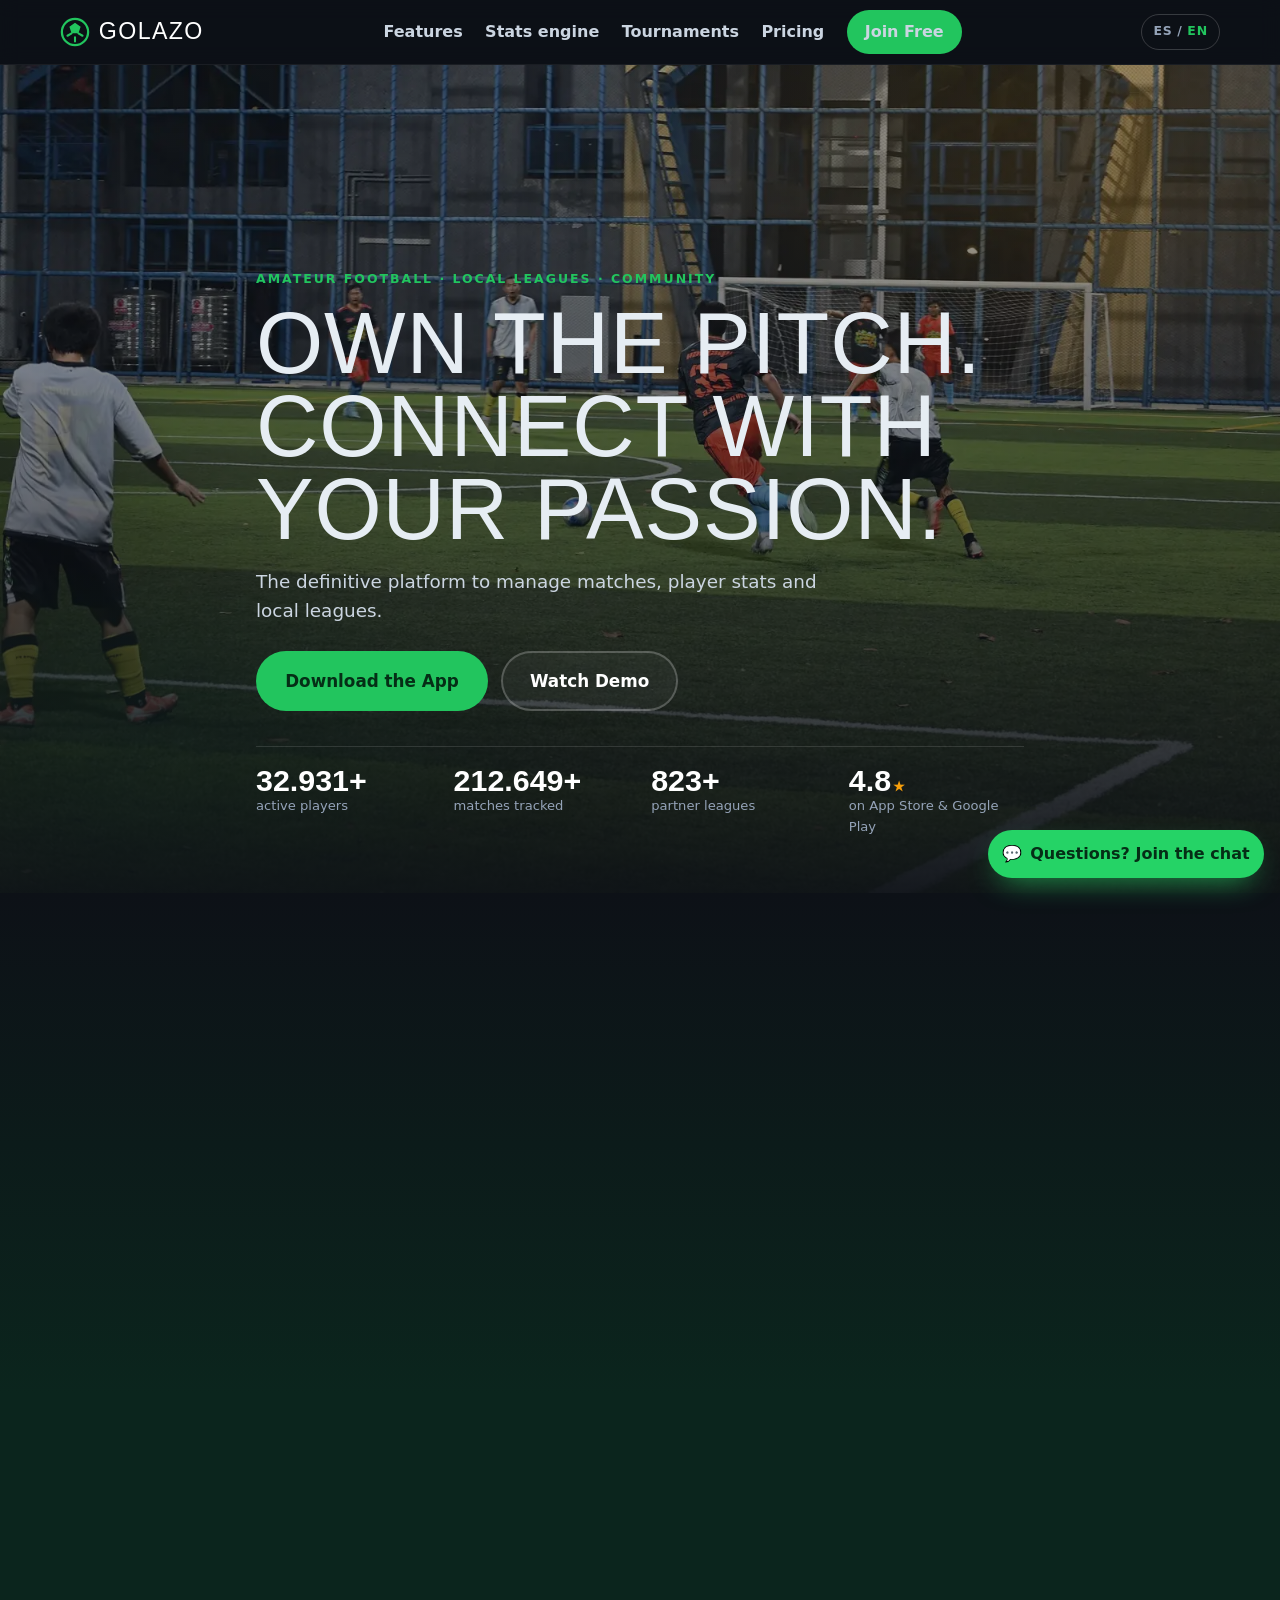
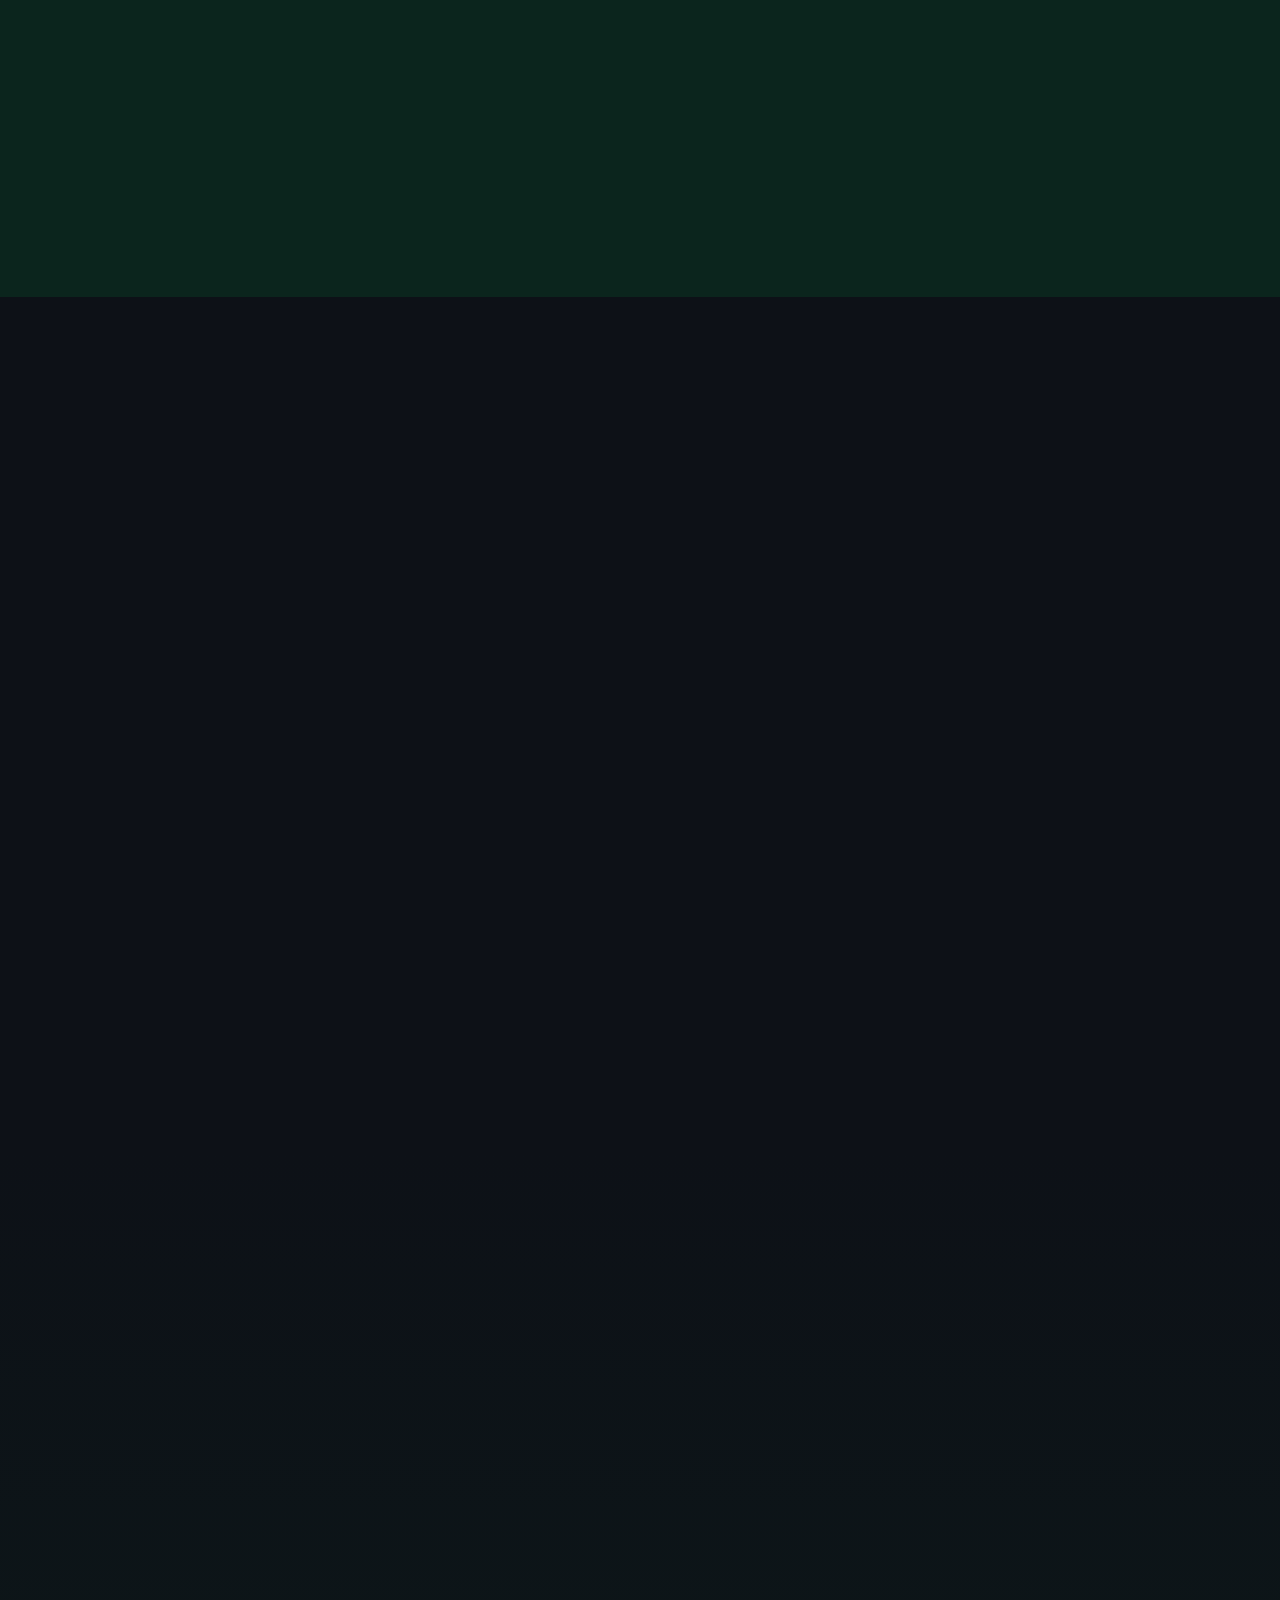
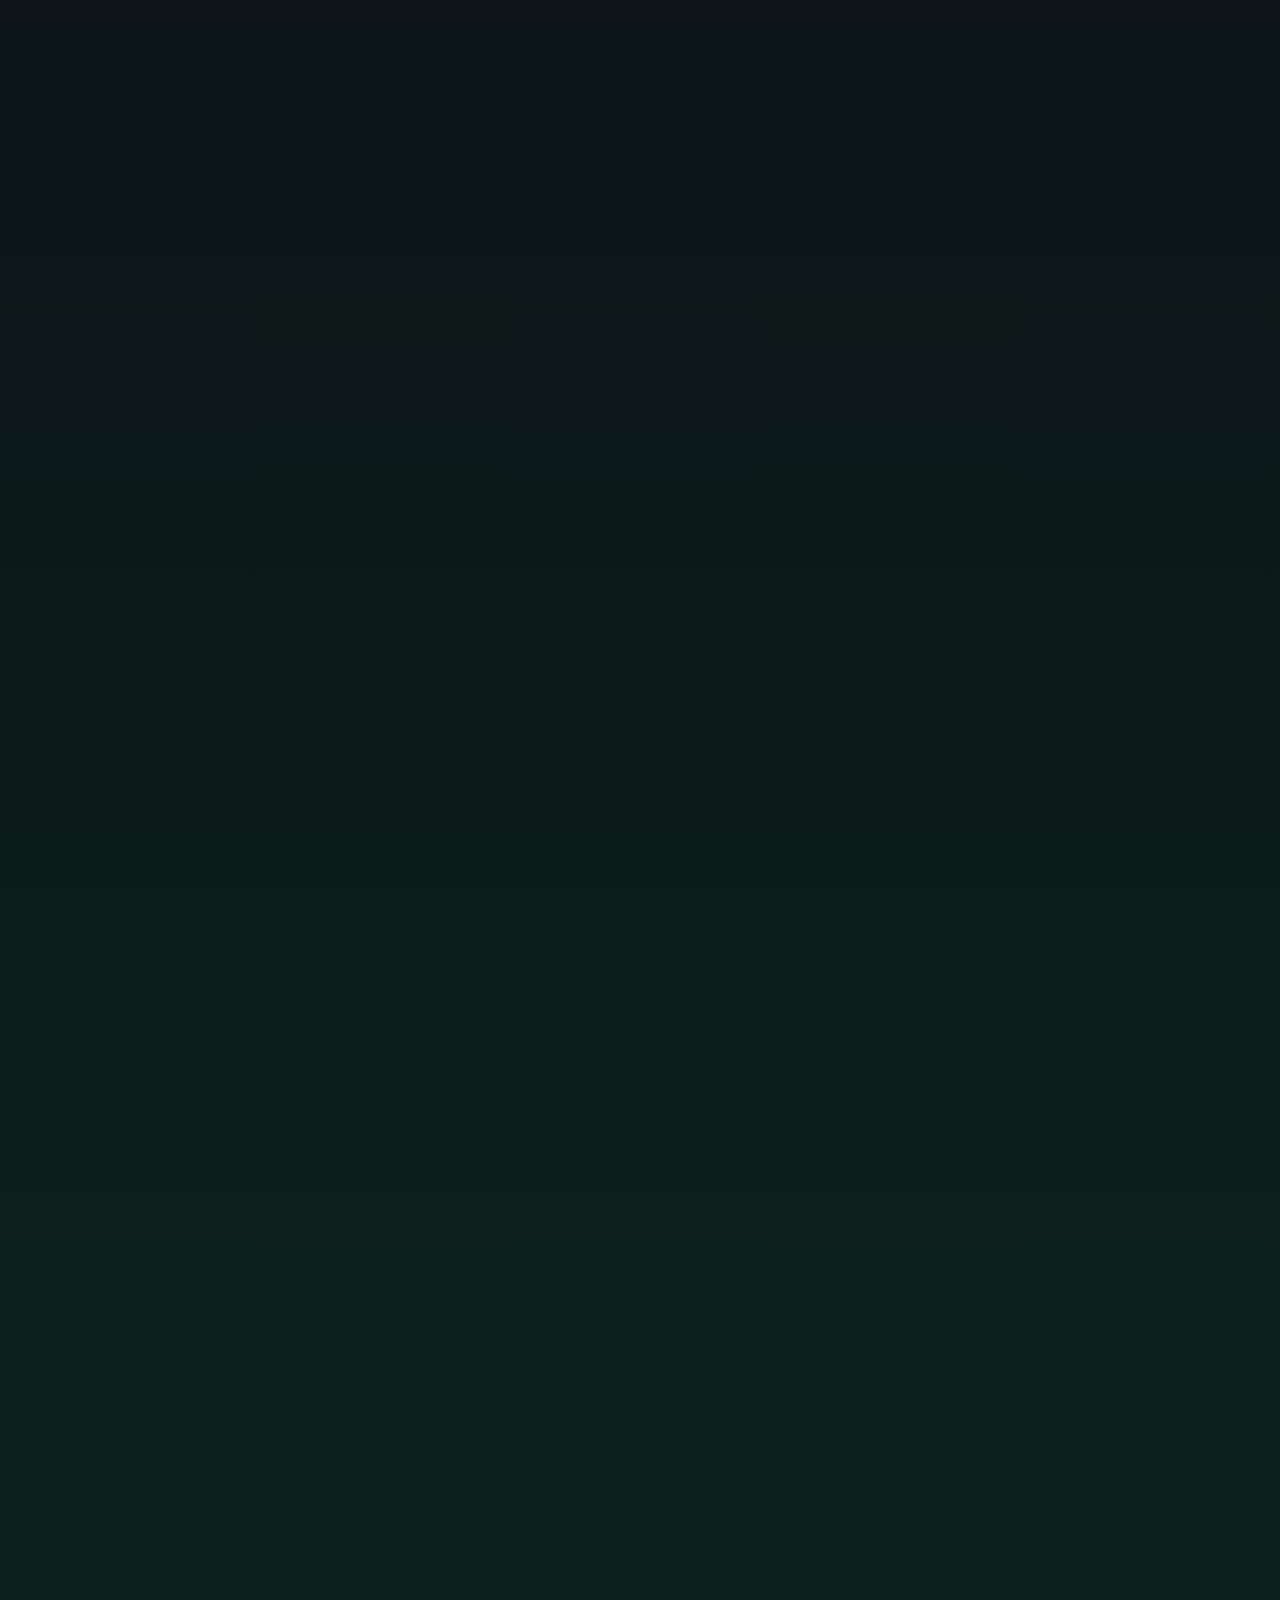
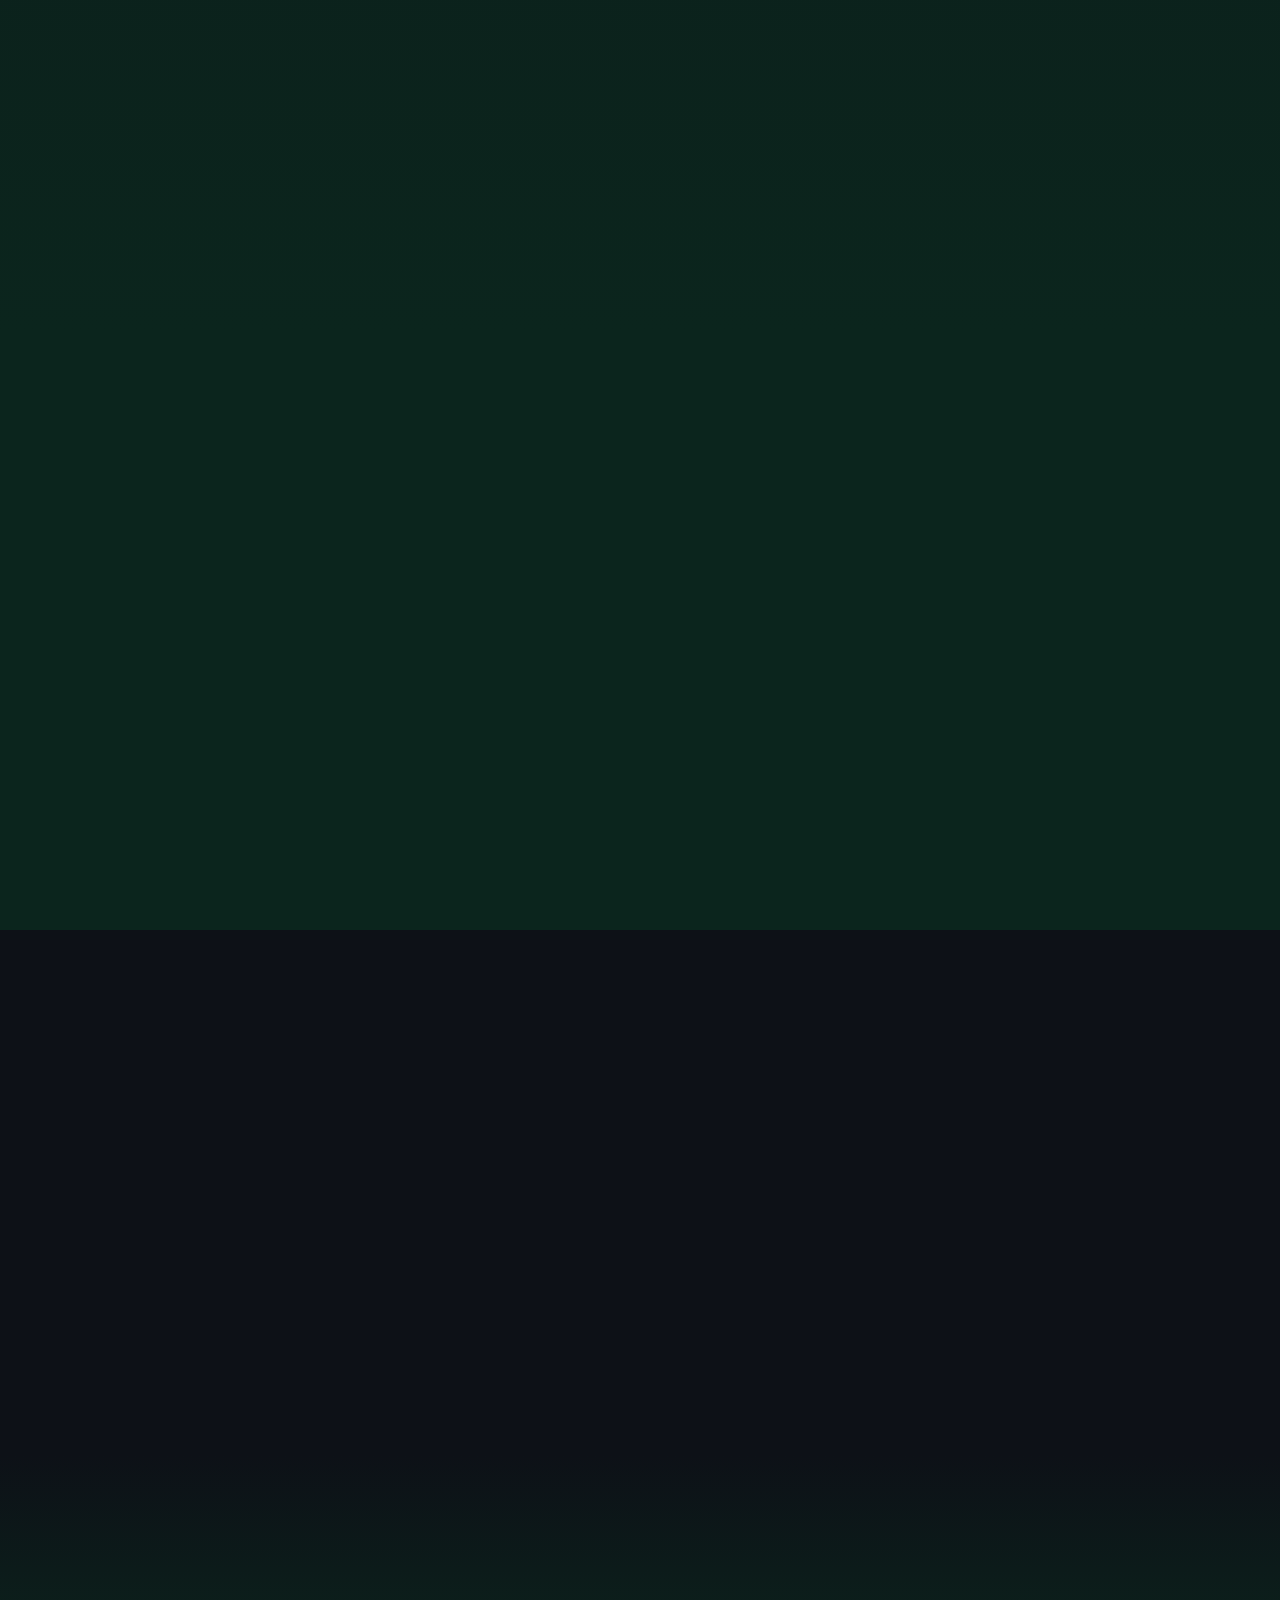
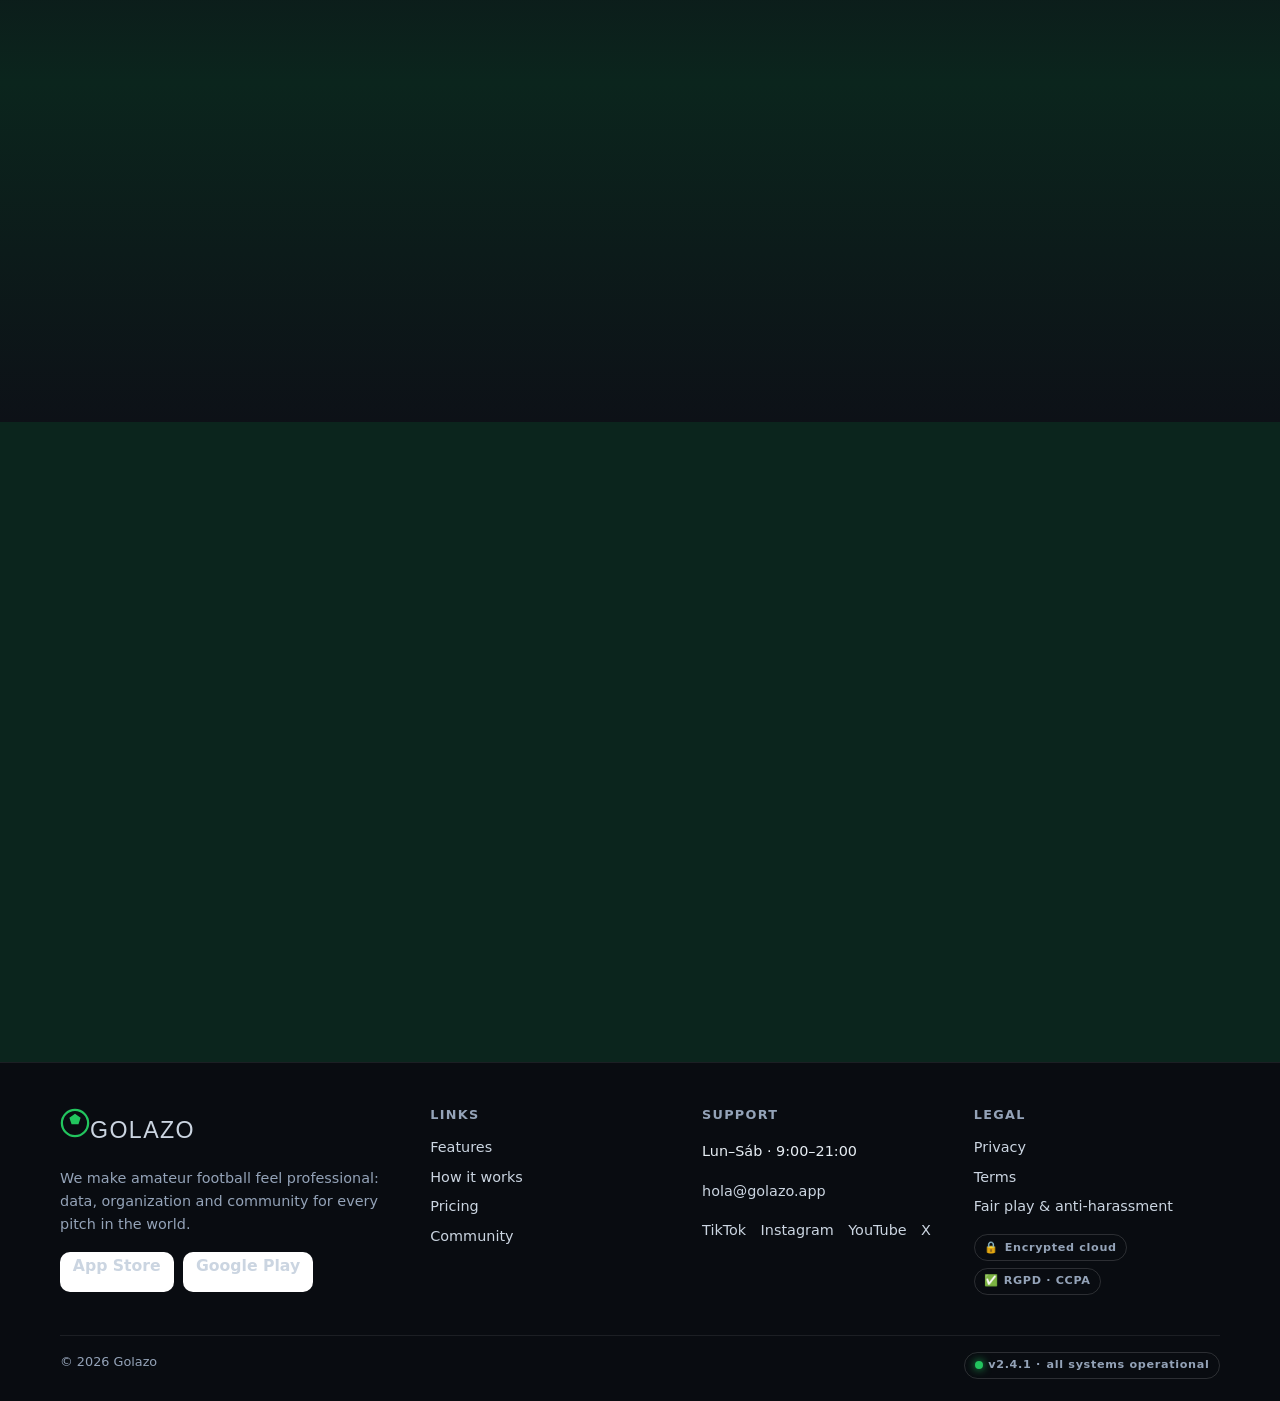
<file: src/golazo/index.html>
<!doctype html>
<html lang="es">
<head>
  <meta charset="utf-8" />
  <meta name="viewport" content="width=device-width, initial-scale=1" />
  <meta name="color-scheme" content="dark" />
  <!-- CUSTOMIZE: page title + description target local search intent -->
  <title>Golazo — App para organizar torneos y estadísticas de fútbol amateur</title>
  <meta name="description" content="Golazo es la app para jugadores, DTs y organizadores de ligas locales: estadísticas en vivo, organizador de torneos, red de jugadores, MVP y highlights. Descárgala gratis." />
  <meta name="keywords" content="app para organizar torneos de futbol, estadisticas de futbol amateur, liga local, app futbol, organizador de ligas" />
  <meta property="og:title" content="Golazo — Domina la Cancha. Conecta con tu Pasión." />
  <meta property="og:description" content="La plataforma definitiva para gestionar partidos, estadísticas de jugador y ligas locales." />
  <meta property="og:type" content="website" />
  <meta property="og:image" content="img/hero.webp" />
  <meta name="theme-color" content="#0D1117" />
  <!-- Strict CSP: only same-origin assets + Google Fonts. JSON-LD below is
       data, not executed script, so it is not affected. -->
  <meta http-equiv="Content-Security-Policy" content="default-src 'self'; style-src 'self' https://fonts.googleapis.com; font-src https://fonts.gstatic.com; img-src 'self' data:; connect-src 'self'; frame-ancestors 'none'; base-uri 'none'" />

  <link rel="preconnect" href="https://fonts.googleapis.com" />
  <link rel="preconnect" href="https://fonts.gstatic.com" crossorigin />
  <link href="https://fonts.googleapis.com/css2?family=Anton&family=Inter:wght@400;500;600;700;800&display=swap" rel="stylesheet" />
  <link rel="preload" as="image" href="img/hero.webp" />
  <link rel="stylesheet" href="css/style.css" />

  <!-- SEO: SoftwareApplication schema. CUSTOMIZE: name, URLs, rating
       (replace the sample aggregateRating with real store data or remove it). -->
  <script type="application/ld+json">
  {
    "@context": "https://schema.org",
    "@type": "SoftwareApplication",
    "name": "Golazo",
    "applicationCategory": "SportsApplication",
    "operatingSystem": "iOS, Android, Web",
    "description": "App para gestionar partidos, estadísticas de jugador y ligas locales de fútbol amateur.",
    "offers": { "@type": "Offer", "price": "0", "priceCurrency": "USD" },
    "aggregateRating": { "@type": "AggregateRating", "ratingValue": "4.8", "ratingCount": "1200" }
  }
  </script>
</head>
<body>
  <a class="skip-link" href="#main" data-i18n="skip">Saltar al contenido</a>

  <!-- ===================== NAV ===================== -->
  <header class="nav" id="top">
    <div class="container nav__inner">
      <!-- CUSTOMIZE: logo — swap the SVG for your brand mark -->
      <a class="logo" href="#top" aria-label="Golazo — inicio">
        <svg class="logo__mark" viewBox="0 0 32 32" aria-hidden="true"><circle cx="16" cy="16" r="14" fill="none" stroke="currentColor" stroke-width="2.4"/><path d="M16 6l6 4.4-2.3 7H12.3L10 10.4z" fill="currentColor"/><path d="M8 20l4.3-2.6M24 20l-4.3-2.6M16 26v-4.5" stroke="currentColor" stroke-width="2.2" stroke-linecap="round"/></svg>
        <span class="logo__word">GOLAZO</span>
      </a>

      <nav class="nav__links" id="navLinks" aria-label="Principal">
        <a href="#features" data-i18n="nav.features">Funciones</a>
        <a href="#stats" data-i18n="nav.stats">Motor de stats</a>
        <a href="#modules" data-i18n="nav.tournaments">Torneos</a>
        <a href="#faq" data-i18n="nav.pricing">Precios</a>
        <a href="#register" class="btn btn--primary btn--sm" data-i18n="nav.join">Unirse Gratis</a>
      </nav>

      <div class="nav__tools">
        <button class="lang-toggle" id="langToggle" type="button" aria-label="Cambiar idioma / Switch language">
          <span data-lang="es" class="is-active">ES</span><span aria-hidden="true">/</span><span data-lang="en">EN</span>
        </button>
        <button class="hamburger" id="hamburger" type="button" aria-expanded="false" aria-controls="navLinks" aria-label="Abrir menú">
          <span></span><span></span><span></span>
        </button>
      </div>
    </div>
  </header>

  <main id="main">
    <!-- ===================== 1. HERO ===================== -->
    <section class="hero" aria-labelledby="heroTitle">
      <!-- CUSTOMIZE: swap img/hero.webp (or a muted looping video) -->
      <div class="hero__media" aria-hidden="true"></div>
      <div class="hero__scrim" aria-hidden="true"></div>
      <div class="container hero__inner reveal">
        <p class="eyebrow" data-i18n="hero.eyebrow">Fútbol amateur · ligas locales · comunidad</p>
        <h1 id="heroTitle" class="display" data-i18n="hero.title">Domina la Cancha.<br />Conecta con tu Pasión.</h1>
        <p class="lead" data-i18n="hero.sub">La plataforma definitiva para gestionar partidos, estadísticas de jugador y ligas locales.</p>
        <div class="hero__cta">
          <!-- CUSTOMIZE: primary CTA destination (store link or #register) -->
          <a href="#register" class="btn btn--primary btn--lg" data-i18n="hero.cta1">Descargar la App</a>
          <a href="#modules" class="btn btn--ghost btn--lg" data-i18n="hero.cta2">Ver Demostración</a>
        </div>
        <ul class="trust" aria-label="Cifras de confianza">
          <li><strong data-count="48000" data-suffix="+">0</strong><span data-i18n="trust.players">jugadores activos</span></li>
          <li><strong data-count="310000" data-suffix="+">0</strong><span data-i18n="trust.matches">partidos registrados</span></li>
          <li><strong data-count="1200" data-suffix="+">0</strong><span data-i18n="trust.leagues">ligas aliadas</span></li>
          <li><strong>4.8<span class="star" aria-hidden="true">★</span></strong><span data-i18n="trust.rating">en App Store y Google Play</span></li>
        </ul>
      </div>
    </section>

    <!-- ===================== 2. FEATURES STRIP ===================== -->
    <section class="section features" id="features" aria-labelledby="featTitle">
      <div class="container">
        <h2 id="featTitle" class="h2 reveal" data-i18n="feat.title">Todo lo que pasa en la cancha, en tu bolsillo</h2>
        <div class="feature-strip">
          <!-- Each card links to its module in section 4. CUSTOMIZE icons/copy. -->
          <a class="fcard reveal" href="#modules" data-tab="players">
            <span class="fcard__icon" aria-hidden="true">⚡</span>
            <span class="fcard__title" data-i18n="feat.live">Estadísticas en Vivo</span>
            <span class="fcard__desc" data-i18n="feat.live.d">Goles, asistencias y minutos, al instante.</span>
          </a>
          <a class="fcard reveal" href="#modules" data-tab="organizers">
            <span class="fcard__icon" aria-hidden="true">🏆</span>
            <span class="fcard__title" data-i18n="feat.league">Organizador de Ligas</span>
            <span class="fcard__desc" data-i18n="feat.league.d">Fixture, tablas y sanciones automáticas.</span>
          </a>
          <a class="fcard reveal" href="#modules" data-tab="players">
            <span class="fcard__icon" aria-hidden="true">🤝</span>
            <span class="fcard__title" data-i18n="feat.network">Red de Jugadores</span>
            <span class="fcard__desc" data-i18n="feat.network.d">Encuentra equipo o completa el tuyo.</span>
          </a>
          <a class="fcard reveal" href="#modules" data-tab="fans">
            <span class="fcard__icon" aria-hidden="true">🎯</span>
            <span class="fcard__title" data-i18n="feat.mvp">Puntajes y MVP</span>
            <span class="fcard__desc" data-i18n="feat.mvp.d">Vota al mejor de cada partido.</span>
          </a>
          <a class="fcard reveal" href="#modules" data-tab="organizers">
            <span class="fcard__icon" aria-hidden="true">📍</span>
            <span class="fcard__title" data-i18n="feat.venues">Gestión de Canchas</span>
            <span class="fcard__desc" data-i18n="feat.venues.d">Reserva y agenda sin choques.</span>
          </a>
          <a class="fcard reveal" href="#modules" data-tab="fans">
            <span class="fcard__icon" aria-hidden="true">🎬</span>
            <span class="fcard__title" data-i18n="feat.video">Highlights en Video</span>
            <span class="fcard__desc" data-i18n="feat.video.d">Tus mejores jugadas, listas para compartir.</span>
          </a>
        </div>
      </div>
    </section>

    <!-- ===================== 3. HOW IT WORKS ===================== -->
    <section class="section how" id="how" aria-labelledby="howTitle">
      <div class="container">
        <h2 id="howTitle" class="h2 reveal" data-i18n="how.title">De cero a tu primer torneo en cuatro pasos</h2>
        <ol class="timeline">
          <li class="step reveal">
            <span class="step__num" aria-hidden="true">01</span>
            <span class="step__icon" aria-hidden="true">👤</span>
            <h3 data-i18n="how.1">Crea tu Perfil</h3>
            <p data-i18n="how.1.d">Posición, pierna hábil, ciudad. Listo en 60 segundos.</p>
          </li>
          <li class="step reveal">
            <span class="step__num" aria-hidden="true">02</span>
            <span class="step__icon" aria-hidden="true">🛡️</span>
            <h3 data-i18n="how.2">Arma tu Equipo o Liga</h3>
            <p data-i18n="how.2.d">Invita por WhatsApp. Golazo arma el fixture por ti.</p>
          </li>
          <li class="step reveal">
            <span class="step__num" aria-hidden="true">03</span>
            <span class="step__icon" aria-hidden="true">⚽</span>
            <h3 data-i18n="how.3">Registra Jugadas y Goles</h3>
            <p data-i18n="how.3.d">Un toque por evento. Funciona sin señal y sincroniza después.</p>
          </li>
          <li class="step reveal">
            <span class="step__num" aria-hidden="true">04</span>
            <span class="step__icon" aria-hidden="true">📈</span>
            <h3 data-i18n="how.4">Analiza tu Rendimiento</h3>
            <p data-i18n="how.4.d">Mapas de calor, rachas y comparativas por temporada.</p>
          </li>
        </ol>
      </div>
    </section>

    <!-- ===================== 4. APP MODULES (TABS) ===================== -->
    <section class="section modules" id="modules" aria-labelledby="modTitle">
      <div class="container">
        <h2 id="modTitle" class="h2 reveal" data-i18n="mod.title">Un Golazo para cada rol</h2>

        <div class="tabs reveal" role="tablist" aria-label="Tipo de usuario">
          <button role="tab" id="tab-players" aria-selected="true" aria-controls="panel-players" data-i18n="mod.tab.players">Para Jugadores</button>
          <button role="tab" id="tab-coaches" aria-selected="false" aria-controls="panel-coaches" tabindex="-1" data-i18n="mod.tab.coaches">Para DTs / Entrenadores</button>
          <button role="tab" id="tab-organizers" aria-selected="false" aria-controls="panel-organizers" tabindex="-1" data-i18n="mod.tab.organizers">Para Organizadores de Ligas</button>
          <button role="tab" id="tab-fans" aria-selected="false" aria-controls="panel-fans" tabindex="-1" data-i18n="mod.tab.fans">Para Aficionados</button>
        </div>

        <!-- Each panel: mockup + copy + metric + link. CUSTOMIZE mockups with real screenshots. -->
        <div class="panel reveal" role="tabpanel" id="panel-players" aria-labelledby="tab-players">
          <div class="module">
            <div class="mock"><div class="mock__screen mock__screen--stats"><span class="mock__chip">⚡ LIVE</span><strong>7</strong><em data-i18n="mock.goals">goles esta temporada</em><i class="mock__bar" style="--w:78%"></i><i class="mock__bar" style="--w:54%"></i><i class="mock__bar" style="--w:92%"></i></div></div>
            <div class="module__body">
              <h3 data-i18n="mod.players.h">Tu carrera amateur, con números de pro</h3>
              <p data-i18n="mod.players.p">Perfil con goles, asistencias, tarjetas y MVPs. Comparte tu ficha y recibe invitaciones de equipos cerca de ti.</p>
              <p class="metric" data-i18n="mod.players.m">El 92% de los capitanes ahorra más de 3 horas semanales en la gestión de su equipo.</p>
              <a href="#register" class="link" data-i18n="mod.explore">Explorar →</a>
            </div>
          </div>
        </div>
        <div class="panel" role="tabpanel" id="panel-coaches" aria-labelledby="tab-coaches" hidden>
          <div class="module">
            <figure class="module__photo"><img src="img/coach.webp" width="1000" height="667" loading="lazy" decoding="async" alt="Entrenador dirigiendo una sesión de entrenamiento" /></figure>
            <div class="module__body">
              <h3 data-i18n="mod.coaches.h">Alineaciones, cargas y minutos — sin planillas</h3>
              <p data-i18n="mod.coaches.p">Arma el once en segundos, controla minutos por jugador y detecta quién llega cansado al fin de semana.</p>
              <p class="metric" data-i18n="mod.coaches.m">Mapas de calor y comparativas por posición en cada partido.</p>
              <a href="#register" class="link" data-i18n="mod.explore">Explorar →</a>
            </div>
          </div>
        </div>
        <div class="panel" role="tabpanel" id="panel-organizers" aria-labelledby="tab-organizers" hidden>
          <div class="module">
            <div class="mock"><div class="mock__screen mock__screen--table"><span class="mock__chip">🏆 LIGA MARTES</span><ul><li><b>1</b> Los Pibes <span>31</span></li><li><b>2</b> Atlético Barrio <span>28</span></li><li><b>3</b> La Banda FC <span>24</span></li><li><b>4</b> Deportivo Norte <span>19</span></li></ul></div></div>
            <div class="module__body">
              <h3 data-i18n="mod.org.h">Fixture, tabla y pagos en piloto automático</h3>
              <p data-i18n="mod.org.p">Genera el calendario, cobra inscripciones, aplica sanciones y publica resultados — todo desde el celular.</p>
              <p class="metric" data-i18n="mod.org.m">Reserva de canchas sin choques de horario y recordatorios automáticos a capitanes.</p>
              <a href="#register" class="link" data-i18n="mod.explore">Explorar →</a>
            </div>
          </div>
        </div>
        <div class="panel" role="tabpanel" id="panel-fans" aria-labelledby="tab-fans" hidden>
          <div class="module">
            <figure class="module__photo"><img src="img/action.webp" width="1000" height="667" loading="lazy" decoding="async" alt="Acción de partido con jugadores disputando el balón" /></figure>
            <div class="module__body">
              <h3 data-i18n="mod.fans.h">Sigue tu liga como si fuera la Champions</h3>
              <p data-i18n="mod.fans.p">Resultados en vivo, votación de MVP, highlights en video y el chat del torneo en un solo lugar.</p>
              <p class="metric" data-i18n="mod.fans.m">Notificaciones de gol en menos de 3 segundos.</p>
              <a href="#register" class="link" data-i18n="mod.explore">Explorar →</a>
            </div>
          </div>
        </div>
      </div>
    </section>

    <!-- ===================== 5. LIVE STATS + GALLERY ===================== -->
    <section class="section stats" id="stats" aria-labelledby="statsTitle">
      <div class="container">
        <h2 id="statsTitle" class="h2 reveal" data-i18n="stats.title">El motor de estadísticas, en acción</h2>
        <p class="sub reveal" data-i18n="stats.sub">Vista previa con datos de ejemplo. Conecta tu liga y verás los tuyos.</p>

        <!-- Skeletons shown until JS "loads" the sample data. CUSTOMIZE: wire to your API. -->
        <div class="stat-grid reveal" id="statGrid" aria-live="polite">
          <article class="scard skeleton"><h3 data-i18n="stats.scorers">Máximos goleadores</h3><ol class="scard__list" data-fill="scorers"></ol></article>
          <article class="scard skeleton"><h3 data-i18n="stats.clean">Vallas invictas</h3><ol class="scard__list" data-fill="clean"></ol></article>
          <article class="scard skeleton"><h3 data-i18n="stats.heat">Mapa de calor</h3><div class="heat" data-fill="heat" aria-label="Mapa de calor de posesión"></div></article>
        </div>

        <div class="masonry reveal" aria-label="Galería">
          <figure class="shot"><img src="img/hero.webp" width="1600" height="1067" loading="lazy" decoding="async" alt="Partido nocturno bajo las luces del estadio" /><figcaption data-i18n="gal.1">Partido nocturno · Liga Jueves</figcaption></figure>
          <figure class="shot shot--tall"><img src="img/ambassador.webp" width="700" height="695" loading="lazy" decoding="async" alt="Jugador en sesión de entrenamiento" /><figcaption data-i18n="gal.2">Sesión de entrenamiento</figcaption></figure>
          <figure class="shot"><img src="img/community.webp" width="1000" height="732" loading="lazy" decoding="async" alt="Entrenamiento comunitario con niños" /><figcaption data-i18n="gal.3">Escuela de fútbol comunitaria</figcaption></figure>
          <figure class="shot shot--mock"><div class="mock mock--sm"><div class="mock__screen mock__screen--mvp"><span class="mock__chip">🎯 MVP</span><strong>Vota</strong><em>Jornada 12</em></div></div><figcaption data-i18n="gal.4">Votación MVP en la app</figcaption></figure>
          <figure class="shot"><img src="img/pitch.webp" width="1000" height="667" loading="lazy" decoding="async" alt="Cancha de club amateur" /><figcaption data-i18n="gal.5">La cancha de barrio, lista</figcaption></figure>
          <figure class="shot"><img src="img/action.webp" width="1000" height="667" loading="lazy" decoding="async" alt="Jugadores disputando el balón" /><figcaption data-i18n="gal.6">Highlight de la jornada</figcaption></figure>
        </div>
      </div>
    </section>

    <!-- ===================== 6. COMMUNITY / AMBASSADORS ===================== -->
    <section class="section ambassadors" id="community" aria-labelledby="ambTitle">
      <div class="container">
        <h2 id="ambTitle" class="h2 reveal" data-i18n="amb.title">La comunidad que ya juega con Golazo</h2>
        <!-- SAMPLE PROFILES. The people pictured are not Golazo users — replace photos and copy with real ambassadors (see img/CREDITS.md). -->
        <div class="amb-grid">
          <article class="amb reveal">
            <img src="img/ambassador.webp" width="700" height="695" loading="lazy" decoding="async" alt="" />
            <div class="amb__body">
              <span class="chip chip--sample" data-i18n="amb.sample">Perfil de ejemplo</span>
              <h3 data-i18n="amb.1.n">Capitán · Liga Norte</h3>
              <p data-i18n="amb.1.d">Mediocampista · 4 temporadas · 2 títulos de liga</p>
            </div>
          </article>
          <article class="amb reveal">
            <img src="img/coach.webp" width="1000" height="667" loading="lazy" decoding="async" alt="" />
            <div class="amb__body">
              <span class="chip chip--sample" data-i18n="amb.sample">Perfil de ejemplo</span>
              <h3 data-i18n="amb.2.n">Director Técnico · Academia Sur</h3>
              <p data-i18n="amb.2.d">Dirige 3 categorías · 60 jugadores en plantel</p>
            </div>
          </article>
          <article class="amb reveal">
            <img src="img/community.webp" width="1000" height="732" loading="lazy" decoding="async" alt="" />
            <div class="amb__body">
              <span class="chip chip--sample" data-i18n="amb.sample">Perfil de ejemplo</span>
              <h3 data-i18n="amb.3.n">Organizador · Torneo de los Martes</h3>
              <p data-i18n="amb.3.d">12 equipos · 3 canchas · 180 jugadores</p>
            </div>
          </article>
        </div>
      </div>
    </section>

    <!-- ===================== 7. TESTIMONIALS ===================== -->
    <section class="section testimonials" id="testimonials" aria-labelledby="testTitle">
      <div class="container">
        <h2 id="testTitle" class="h2 reveal" data-i18n="test.title">Lo que dicen en la cancha</h2>
        <!-- SAMPLE REVIEWS: replace with real App Store / Google Play reviews before publishing. -->
        <div class="carousel reveal" id="carousel" aria-roledescription="carrusel">
          <div class="carousel__track">
            <blockquote class="tcard is-active" aria-hidden="false">
              <p class="tcard__stars" aria-label="5 de 5 estrellas">★★★★★</p>
              <p class="tcard__quote" data-i18n="test.1.q">“Me salvó la vida organizando el torneo de los martes. Fixture, tabla y cobros en una tarde.”</p>
              <footer><strong data-i18n="test.1.n">Mariana R.</strong> · <span data-i18n="test.1.r">Organizadora</span></footer>
            </blockquote>
            <blockquote class="tcard" aria-hidden="true">
              <p class="tcard__stars" aria-label="5 de 5 estrellas">★★★★★</p>
              <p class="tcard__quote" data-i18n="test.2.q">“Por fin mis goles cuentan en algún lado. El mapa de calor me mostró que juego demasiado por la izquierda.”</p>
              <footer><strong data-i18n="test.2.n">Diego A.</strong> · <span data-i18n="test.2.r">Capitán</span></footer>
            </blockquote>
            <blockquote class="tcard" aria-hidden="true">
              <p class="tcard__stars" aria-label="4 de 5 estrellas">★★★★☆</p>
              <p class="tcard__quote" data-i18n="test.3.q">“Registro tarjetas y sanciones desde el celular y los capitanes dejan de discutir. Falta modo oscuro en el reloj.”</p>
              <footer><strong data-i18n="test.3.n">Luis P.</strong> · <span data-i18n="test.3.r">Árbitro</span></footer>
            </blockquote>
          </div>
          <div class="carousel__nav">
            <button type="button" class="carousel__btn" data-dir="-1" aria-label="Anterior">‹</button>
            <div class="carousel__dots" role="tablist" aria-label="Testimonios"></div>
            <button type="button" class="carousel__btn" data-dir="1" aria-label="Siguiente">›</button>
          </div>
        </div>
      </div>
    </section>

    <!-- ===================== 8. ONBOARDING / REGISTRATION ===================== -->
    <section class="section register" id="register" aria-labelledby="regTitle">
      <div class="container register__inner">
        <div class="register__copy reveal">
          <h2 id="regTitle" class="h2" data-i18n="reg.title">Empieza gratis en 3 pasos</h2>
          <p class="sub" data-i18n="reg.sub">Sin tarjeta. Sin anuncios. Tus datos son tuyos.</p>
          <!-- CUSTOMIZE: real App Store / Google Play URLs -->
          <div class="stores">
            <a class="store" href="#" aria-label="Descargar en App Store"><span class="store__k">Descargar en</span><span class="store__n">App Store</span></a>
            <a class="store" href="#" aria-label="Disponible en Google Play"><span class="store__k">Disponible en</span><span class="store__n">Google Play</span></a>
          </div>
          <p class="legal" data-i18n="reg.legal">Tratamos tus datos conforme al RGPD/CCPA. Nunca vendemos tu información. <a href="#faq">Privacidad</a> · <a href="#faq">Juego limpio</a></p>
        </div>

        <!-- Client-side only. CUSTOMIZE: POST the collected object to your backend/CRM in submit() (js/app.js). -->
        <form class="wizard reveal" id="wizard" novalidate>
          <ol class="wizard__progress" aria-label="Progreso">
            <li class="is-current" data-i18n="wiz.s1">Rol</li><li data-i18n="wiz.s2">Plataforma</li><li data-i18n="wiz.s3">Cuenta</li>
          </ol>

          <fieldset class="wstep" data-step="1">
            <legend data-i18n="wiz.1.l">¿Cómo juegas a Golazo?</legend>
            <div class="roles">
              <label class="role"><input type="radio" name="role" value="jugador" required /><span>⚽</span><b data-i18n="wiz.role.player">Jugador</b></label>
              <label class="role"><input type="radio" name="role" value="entrenador" /><span>📋</span><b data-i18n="wiz.role.coach">Entrenador</b></label>
              <label class="role"><input type="radio" name="role" value="organizador" /><span>🏆</span><b data-i18n="wiz.role.org">Organizador</b></label>
            </div>
            <label class="field"><span data-i18n="wiz.pos">Posición favorita / tipo de liga</span>
              <select name="position" required>
                <option value="" data-i18n="wiz.pos.ph">Elige una opción</option>
                <option value="portero">Portero</option><option value="defensa">Defensa</option>
                <option value="medio">Mediocampista</option><option value="delantero">Delantero</option>
                <option value="liga7">Liga fútbol 7</option><option value="liga11">Liga fútbol 11</option>
              </select>
            </label>
            <p class="err" role="alert" hidden></p>
            <div class="wizard__actions"><button type="button" class="btn btn--primary" data-next data-i18n="wiz.next">Continuar</button></div>
          </fieldset>

          <fieldset class="wstep" data-step="2" hidden>
            <legend data-i18n="wiz.2.l">¿Dónde quieres usar la app?</legend>
            <div class="roles roles--3">
              <label class="role"><input type="radio" name="platform" value="ios" required /><span></span><b>iOS</b></label>
              <label class="role"><input type="radio" name="platform" value="android" /><span>🤖</span><b>Android</b></label>
              <label class="role"><input type="radio" name="platform" value="web" /><span>🌐</span><b>Web</b></label>
            </div>
            <label class="field"><span>Email</span><input type="email" name="email" required autocomplete="email" placeholder="tu@correo.com" /></label>
            <label class="field"><span data-i18n="wiz.phone">Teléfono (WhatsApp)</span><input type="tel" name="phone" autocomplete="tel" placeholder="+52 55 1234 5678" /></label>
            <p class="err" role="alert" hidden></p>
            <div class="wizard__actions"><button type="button" class="btn btn--ghost" data-prev data-i18n="wiz.back">Atrás</button><button type="button" class="btn btn--primary" data-next data-i18n="wiz.next">Continuar</button></div>
          </fieldset>

          <fieldset class="wstep" data-step="3" hidden>
            <legend data-i18n="wiz.3.l">Crea tu cuenta</legend>
            <label class="field"><span data-i18n="wiz.name">Nombre</span><input type="text" name="name" required autocomplete="name" minlength="2" /></label>
            <label class="field"><span data-i18n="wiz.pass">Contraseña</span><input type="password" name="password" required autocomplete="new-password" minlength="8" /><small data-i18n="wiz.pass.h">Mínimo 8 caracteres.</small></label>
            <label class="check"><input type="checkbox" name="consent" required /><span data-i18n="wiz.consent">Acepto la política de privacidad y las normas de juego limpio.</span></label>
            <p class="err" role="alert" hidden></p>
            <div class="wizard__actions"><button type="button" class="btn btn--ghost" data-prev data-i18n="wiz.back">Atrás</button><button type="submit" class="btn btn--primary" data-i18n="wiz.create">Crear cuenta</button></div>
          </fieldset>

          <div class="wdone" hidden aria-live="polite">
            <span class="wdone__icon" aria-hidden="true">🥅</span>
            <h3 data-i18n="wiz.done.h">¡Golazo! Tu cuenta está lista.</h3>
            <p data-i18n="wiz.done.p">Te enviamos el enlace de descarga por SMS/WhatsApp. Mientras tanto, únete a la comunidad:</p>
            <!-- CUSTOMIZE: your WhatsApp community invite link -->
            <a class="btn btn--primary" href="https://chat.whatsapp.com/REPLACE_ME" rel="noopener" data-i18n="wiz.done.cta">Unirme al WhatsApp de Golazo</a>
          </div>
        </form>
      </div>
    </section>

    <!-- ===================== 9. FAQ ===================== -->
    <section class="section faq" id="faq" aria-labelledby="faqTitle">
      <div class="container narrow">
        <h2 id="faqTitle" class="h2 reveal" data-i18n="faq.title">Preguntas frecuentes</h2>
        <!-- Native <details> = keyboard + screen-reader accessible without JS. CUSTOMIZE pricing tiers. -->
        <details class="qa reveal"><summary data-i18n="faq.1.q">¿Cuánto cuesta Golazo?</summary><p data-i18n="faq.1.a">Jugadores: gratis para siempre. Equipos: plan Pro desde 4,99 USD/mes con stats avanzadas. Ligas: plan Organizador por torneo, con cobro de inscripciones integrado.</p></details>
        <details class="qa reveal"><summary data-i18n="faq.2.q">¿Funciona sin conexión en la cancha?</summary><p data-i18n="faq.2.a">Sí. Registra goles, tarjetas y cambios sin señal; todo se sincroniza automáticamente cuando recuperas conexión.</p></details>
        <details class="qa reveal"><summary data-i18n="faq.3.q">¿Cómo se sincronizan las estadísticas?</summary><p data-i18n="faq.3.a">Cada evento se guarda con marca de tiempo en tu dispositivo y se envía cifrado a la nube. Si dos personas registran el mismo partido, Golazo concilia los eventos y marca cualquier conflicto para que el árbitro lo resuelva.</p></details>
        <details class="qa reveal"><summary data-i18n="faq.4.q">¿Qué pasa con mis datos?</summary><p data-i18n="faq.4.a">Tus datos son tuyos: puedes exportarlos o borrarlos cuando quieras. Cumplimos RGPD y CCPA, no vendemos información y la infraestructura está cifrada en reposo y en tránsito.</p></details>
        <details class="qa reveal"><summary data-i18n="faq.5.q">¿Puedo conectar un reloj o pulsera deportiva?</summary><p data-i18n="faq.5.a">Sí: Apple Watch, Wear OS y Garmin para distancia recorrida y frecuencia cardíaca. Los GPS de pecho se integran por archivo FIT/GPX.</p></details>
      </div>
    </section>
  </main>

  <!-- ===================== 10. FOOTER ===================== -->
  <footer class="footer">
    <div class="container footer__grid">
      <div>
        <a class="logo" href="#top"><svg class="logo__mark" viewBox="0 0 32 32" aria-hidden="true"><circle cx="16" cy="16" r="14" fill="none" stroke="currentColor" stroke-width="2.4"/><path d="M16 6l6 4.4-2.3 7H12.3L10 10.4z" fill="currentColor"/></svg><span class="logo__word">GOLAZO</span></a>
        <p class="footer__mission" data-i18n="foot.mission">Hacemos que el fútbol amateur se sienta profesional: datos, organización y comunidad para cada cancha del mundo.</p>
        <div class="stores stores--sm">
          <a class="store" href="#" aria-label="App Store"><span class="store__n">App Store</span></a>
          <a class="store" href="#" aria-label="Google Play"><span class="store__n">Google Play</span></a>
        </div>
      </div>
      <nav aria-label="Enlaces rápidos">
        <h4 data-i18n="foot.links">Enlaces</h4>
        <a href="#features" data-i18n="nav.features">Funciones</a>
        <a href="#how" data-i18n="foot.how">Cómo funciona</a>
        <a href="#faq" data-i18n="nav.pricing">Precios</a>
        <a href="#community" data-i18n="foot.community">Comunidad</a>
      </nav>
      <div>
        <h4 data-i18n="foot.support">Soporte</h4>
        <p>Lun–Sáb · 9:00–21:00</p>
        <!-- CUSTOMIZE: support email -->
        <a href="mailto:hola@golazo.app">hola@golazo.app</a>
        <div class="social" aria-label="Redes sociales">
          <a href="#" aria-label="TikTok">TikTok</a><a href="#" aria-label="Instagram">Instagram</a><a href="#" aria-label="YouTube">YouTube</a><a href="#" aria-label="X">X</a>
        </div>
      </div>
      <div>
        <h4 data-i18n="foot.legal">Legal</h4>
        <a href="#" data-i18n="foot.privacy">Privacidad</a>
        <a href="#" data-i18n="foot.terms">Términos</a>
        <a href="#" data-i18n="foot.fairplay">Juego limpio y anti-acoso</a>
        <p class="badges"><span class="chip">🔒 <span data-i18n="foot.secure">Nube cifrada</span></span><span class="chip">✅ RGPD · CCPA</span></p>
      </div>
    </div>
    <div class="container footer__bar">
      <span>© 2026 Golazo</span>
      <span class="chip"><i class="dot" aria-hidden="true"></i> v2.4.1 · <span data-i18n="foot.status">todos los sistemas operativos</span></span>
    </div>
  </footer>

  <!-- Mobile sticky bar + floating community button -->
  <div class="mobile-bar" aria-hidden="false">
    <a href="#register" class="btn btn--primary" data-i18n="mb.download">Descargar App</a>
    <a href="#faq" class="btn btn--ghost" data-i18n="mb.support">Soporte</a>
  </div>
  <!-- CUSTOMIZE: WhatsApp / Discord community link -->
  <a class="fab" href="https://chat.whatsapp.com/REPLACE_ME" rel="noopener" aria-label="¿Dudas? Únete al chat">
    <span aria-hidden="true">💬</span><span class="fab__label" data-i18n="fab">¿Dudas? Únete al chat</span>
  </a>

  <script src="js/app.js"></script>
</body>
</html>
</file>
<file: src/golazo/css/style.css>
/* ============================================================
   GOLAZO — landing page styles
   Mobile-first · dark-mode-first · WCAG AA contrast on all text
   CUSTOMIZE: brand tokens below.
   ============================================================ */
:root {
  --obsidian: #0D1117;      /* canvas */
  --pitch: #0B251D;         /* primary surface */
  --pitch-2: #0F2F25;       /* raised surface */
  --slate: #1E293B;         /* borders / panels */
  --lime: #22C55E;          /* primary accent */
  --lime-2: #16A34A;        /* accent hover */
  --gold: #F59E0B;          /* goals / highlights */
  --cyan: #06B6D4;          /* active state badges */
  --white: #FFFFFF;
  --silver: #94A3B8;        /* muted text */
  --ink: #E6EDF3;           /* body text on dark */
  --danger: #F87171;
  --font-display: "Anton", "Impact", "Arial Narrow", sans-serif;
  --font-body: "Inter", system-ui, -apple-system, "Segoe UI", Roboto, sans-serif;
  --radius: 14px;
  --shadow: 0 18px 40px -20px rgba(0, 0, 0, .7);
  --max: 1160px;
  --nav-h: 64px;
}

*, *::before, *::after { box-sizing: border-box; }
html { scroll-behavior: smooth; -webkit-text-size-adjust: 100%; }
body {
  margin: 0; background: var(--obsidian); color: var(--ink);
  font-family: var(--font-body); font-size: 16px; line-height: 1.6;
  -webkit-font-smoothing: antialiased; padding-bottom: 72px; /* room for mobile bar */
}
img { max-width: 100%; display: block; }
a { color: var(--lime); text-decoration: none; }
a:hover { color: var(--lime-2); }
:focus-visible { outline: 3px solid var(--cyan); outline-offset: 3px; border-radius: 6px; }
button { font: inherit; cursor: pointer; }
.container { width: min(var(--max), 100% - 2.5rem); margin-inline: auto; }
.container.narrow { max-width: 760px; }
.skip-link { position: absolute; left: -999px; top: 8px; background: var(--lime); color: #052e16; padding: .5rem .9rem; border-radius: 8px; z-index: 100; }
.skip-link:focus { left: 8px; }

/* ---------- type ---------- */
.display { font-family: var(--font-display); font-weight: 400; letter-spacing: .01em; line-height: .96; font-size: clamp(2.6rem, 9vw, 5.4rem); margin: 0; text-wrap: balance; text-transform: uppercase; }
.h2 { font-family: var(--font-display); font-weight: 400; font-size: clamp(1.9rem, 5vw, 3rem); line-height: 1; letter-spacing: .01em; margin: 0 0 1.4rem; text-transform: uppercase; text-wrap: balance; }
.eyebrow { margin: 0 0 .8rem; font-size: .78rem; font-weight: 700; letter-spacing: .16em; text-transform: uppercase; color: var(--lime); }
.lead { margin: 1rem 0 0; max-width: 36rem; font-size: 1.15rem; color: #cbd5e1; }
.sub { margin: -.6rem 0 1.6rem; color: var(--silver); max-width: 44rem; }
h3 { margin: 0 0 .4rem; font-size: 1.2rem; font-weight: 800; letter-spacing: -.01em; }

/* ---------- buttons ---------- */
.btn { display: inline-flex; align-items: center; justify-content: center; gap: .5rem; min-height: 44px; padding: .7rem 1.3rem; border-radius: 999px; font-weight: 700; border: 2px solid transparent; transition: transform .15s, background .15s, border-color .15s, box-shadow .15s; }
.btn--primary { background: var(--lime); color: #052e16; box-shadow: 0 0 0 0 rgba(34,197,94,.45); }
.btn--primary:hover { background: #4ade80; color: #052e16; transform: translateY(-2px); box-shadow: 0 10px 30px -10px rgba(34,197,94,.7); }
.btn--ghost { background: rgba(255,255,255,.04); color: var(--white); border-color: rgba(255,255,255,.22); }
.btn--ghost:hover { border-color: var(--white); color: var(--white); transform: translateY(-2px); }
.btn--lg { font-size: 1.05rem; padding: .9rem 1.7rem; }
.btn--sm { min-height: 40px; padding: .45rem 1rem; }
.link { font-weight: 700; }

/* ---------- nav ---------- */
.nav { position: sticky; top: 0; z-index: 50; background: rgba(13,17,23,.82); backdrop-filter: blur(10px); border-bottom: 1px solid rgba(255,255,255,.06); }
.nav__inner { display: flex; align-items: center; justify-content: space-between; gap: 1rem; min-height: var(--nav-h); }
.logo { display: inline-flex; align-items: center; gap: .55rem; color: var(--white); }
.logo__mark { width: 30px; height: 30px; color: var(--lime); }
.logo__word { font-family: var(--font-display); font-size: 1.45rem; letter-spacing: .06em; }
.nav__links { display: none; align-items: center; gap: 1.4rem; font-weight: 600; }
.nav__links a { color: #cbd5e1; }
.nav__links a:hover { color: var(--white); }
.nav__tools { display: flex; align-items: center; gap: .6rem; }
.lang-toggle { background: transparent; border: 1px solid rgba(255,255,255,.18); color: var(--silver); border-radius: 999px; padding: .35rem .7rem; font-size: .78rem; font-weight: 700; letter-spacing: .06em; display: inline-flex; gap: .3rem; min-height: 36px; }
.lang-toggle .is-active { color: var(--lime); }
.hamburger { width: 44px; height: 44px; border: 0; background: transparent; display: grid; place-content: center; gap: 5px; }
.hamburger span { display: block; width: 22px; height: 2px; background: var(--white); transition: transform .2s, opacity .2s; }
.hamburger[aria-expanded="true"] span:nth-child(1) { transform: translateY(7px) rotate(45deg); }
.hamburger[aria-expanded="true"] span:nth-child(2) { opacity: 0; }
.hamburger[aria-expanded="true"] span:nth-child(3) { transform: translateY(-7px) rotate(-45deg); }
.nav__links.is-open { display: flex; position: absolute; inset: var(--nav-h) 0 auto 0; flex-direction: column; align-items: stretch; padding: 1rem 1.25rem 1.4rem; background: #0D1117; border-bottom: 1px solid rgba(255,255,255,.08); gap: .2rem; }
.nav__links.is-open a { padding: .75rem .25rem; min-height: 44px; display: flex; align-items: center; }
.nav__links.is-open .btn { justify-content: center; margin-top: .6rem; }

/* ---------- hero ---------- */
.hero { position: relative; isolation: isolate; overflow: hidden; min-height: 86vh; display: flex; align-items: flex-end; padding: 5rem 0 2.5rem; }
.hero__media { position: absolute; inset: 0; z-index: -2; background: url("../img/hero.webp") center 35% / cover no-repeat, var(--pitch); animation: kenburns 24s ease-in-out infinite alternate; }
.hero__scrim { position: absolute; inset: 0; z-index: -1; background:
  linear-gradient(180deg, rgba(13,17,23,.35), rgba(13,17,23,.55) 45%, rgba(13,17,23,.96) 100%),
  radial-gradient(70% 60% at 85% 10%, rgba(245,158,11,.22), transparent 60%),
  radial-gradient(60% 50% at 10% 90%, rgba(34,197,94,.28), transparent 60%); }
@keyframes kenburns { from { transform: scale(1); } to { transform: scale(1.07); } }
.hero__inner { max-width: 48rem; }
.hero__cta { display: flex; flex-wrap: wrap; gap: .8rem; margin-top: 1.6rem; }
.trust { list-style: none; margin: 2.2rem 0 0; padding: 1.1rem 0 0; display: grid; grid-template-columns: repeat(2, 1fr); gap: 1rem 1.4rem; border-top: 1px solid rgba(255,255,255,.12); }
.trust li { display: flex; flex-direction: column; }
.trust strong { font-family: var(--font-display); font-size: 1.9rem; line-height: 1; color: var(--white); font-variant-numeric: tabular-nums; }
.trust .star { color: var(--gold); margin-left: .15rem; }
.trust span { font-size: .82rem; color: var(--silver); }

/* ---------- sections ---------- */
.section { padding: clamp(3rem, 8vw, 5.5rem) 0; }
.features { background: linear-gradient(180deg, var(--obsidian), var(--pitch)); }
.feature-strip { display: grid; grid-template-columns: repeat(2, 1fr); gap: .8rem; }
.fcard { display: flex; flex-direction: column; gap: .35rem; padding: 1.1rem; min-height: 44px; border-radius: var(--radius); background: rgba(255,255,255,.03); border: 1px solid rgba(255,255,255,.08); color: var(--ink); transition: transform .18s, border-color .18s, box-shadow .18s; }
.fcard:hover { transform: translateY(-4px); border-color: rgba(34,197,94,.55); box-shadow: 0 0 0 1px rgba(34,197,94,.25), 0 18px 40px -22px rgba(34,197,94,.6); color: var(--ink); }
.fcard__icon { font-size: 1.6rem; }
.fcard__title { font-weight: 800; }
.fcard__desc { font-size: .88rem; color: var(--silver); }

/* ---------- how it works ---------- */
.how { background: var(--pitch); }
.timeline { list-style: none; margin: 0; padding: 0; display: grid; grid-template-columns: 1fr; gap: 1rem; counter-reset: step; }
.step { position: relative; padding: 1.4rem 1.2rem 1.3rem; background: rgba(13,17,23,.55); border: 1px solid rgba(255,255,255,.08); border-radius: var(--radius); }
.step__num { position: absolute; top: .9rem; right: 1rem; font-family: var(--font-display); font-size: 2.2rem; line-height: 1; color: rgba(34,197,94,.22); }
.step__icon { font-size: 1.7rem; display: block; margin-bottom: .6rem; }
.step h3 { font-size: 1.05rem; }
.step p { margin: 0; color: var(--silver); font-size: .95rem; }

/* ---------- modules / tabs ---------- */
.modules { background: var(--obsidian); }
.tabs { display: flex; gap: .4rem; overflow-x: auto; padding-bottom: .4rem; margin-bottom: 1.4rem; scrollbar-width: none; }
.tabs::-webkit-scrollbar { display: none; }
.tabs [role="tab"] { flex: none; min-height: 44px; padding: .55rem 1rem; border-radius: 999px; border: 1px solid rgba(255,255,255,.14); background: transparent; color: #cbd5e1; font-weight: 700; white-space: nowrap; }
.tabs [role="tab"][aria-selected="true"] { background: var(--lime); color: #052e16; border-color: var(--lime); }
.module { display: grid; gap: 1.4rem; align-items: center; }
.module__body h3 { font-size: 1.5rem; }
.module__body p { color: #cbd5e1; }
.metric { padding: .8rem 1rem; border-left: 3px solid var(--gold); background: rgba(245,158,11,.08); border-radius: 0 10px 10px 0; font-weight: 600; color: var(--white) !important; }
.module__photo { margin: 0; border-radius: var(--radius); overflow: hidden; border: 1px solid rgba(255,255,255,.08); box-shadow: var(--shadow); }
.module__photo img { aspect-ratio: 3/2; object-fit: cover; width: 100%; }

/* CSS-drawn phone mockup (replace with screenshots) */
.mock { width: min(260px, 100%); margin-inline: auto; aspect-ratio: 9/18.5; border-radius: 34px; padding: 10px; background: #0b0f14; border: 1px solid rgba(255,255,255,.14); box-shadow: var(--shadow), inset 0 0 0 2px #1b2430; }
.mock--sm { width: 170px; }
.mock__screen { height: 100%; border-radius: 26px; padding: 1.4rem 1rem; display: flex; flex-direction: column; gap: .45rem; background: linear-gradient(170deg, #112b22, #0d1117 70%); color: var(--white); overflow: hidden; }
.mock__chip { align-self: flex-start; font-size: .62rem; font-weight: 800; letter-spacing: .1em; padding: .25rem .55rem; border-radius: 999px; background: rgba(6,182,212,.18); color: var(--cyan); }
.mock__screen strong { font-family: var(--font-display); font-size: 3rem; line-height: 1; color: var(--gold); }
.mock__screen em { font-style: normal; font-size: .8rem; color: var(--silver); }
.mock__bar { display: block; height: 10px; border-radius: 999px; background: rgba(255,255,255,.08); position: relative; overflow: hidden; }
.mock__bar::after { content: ""; position: absolute; inset: 0 auto 0 0; width: var(--w, 50%); background: linear-gradient(90deg, var(--lime), var(--gold)); border-radius: 999px; }
.mock__screen ul { list-style: none; margin: .4rem 0 0; padding: 0; font-size: .82rem; }
.mock__screen li { display: flex; gap: .5rem; align-items: center; padding: .45rem 0; border-bottom: 1px solid rgba(255,255,255,.07); }
.mock__screen li b { color: var(--lime); width: 1.1rem; }
.mock__screen li span { margin-left: auto; font-weight: 800; color: var(--gold); }

/* ---------- stats + gallery ---------- */
.stats { background: linear-gradient(180deg, var(--obsidian), var(--pitch)); }
.stat-grid { display: grid; gap: .9rem; grid-template-columns: 1fr; margin-bottom: 2rem; }
.scard { padding: 1.1rem; border-radius: var(--radius); background: rgba(255,255,255,.03); border: 1px solid rgba(255,255,255,.08); min-height: 190px; }
.scard h3 { font-size: .9rem; letter-spacing: .08em; text-transform: uppercase; color: var(--silver); }
.scard__list { list-style: none; margin: .4rem 0 0; padding: 0; }
.scard__list li { display: flex; align-items: center; gap: .6rem; padding: .45rem 0; border-bottom: 1px solid rgba(255,255,255,.06); font-size: .95rem; }
.scard__list li b { font-family: var(--font-display); color: var(--lime); width: 1.3rem; font-weight: 400; }
.scard__list li span { margin-left: auto; font-weight: 800; color: var(--gold); font-variant-numeric: tabular-nums; }
.heat { display: grid; grid-template-columns: repeat(8, 1fr); gap: 3px; margin-top: .6rem; aspect-ratio: 8/5; border-radius: 10px; overflow: hidden; }
.heat i { background: rgba(34,197,94, var(--a, .1)); border-radius: 2px; }
.skeleton .scard__list, .skeleton .heat { position: relative; min-height: 120px; }
.skeleton .scard__list::before, .skeleton .heat::before { content: ""; position: absolute; inset: .4rem 0 0; border-radius: 8px; background: linear-gradient(90deg, rgba(255,255,255,.04) 25%, rgba(255,255,255,.1) 50%, rgba(255,255,255,.04) 75%); background-size: 200% 100%; animation: shimmer 1.3s infinite; }
@keyframes shimmer { to { background-position: -200% 0; } }

.masonry { columns: 2; column-gap: .9rem; }
.shot { break-inside: avoid; margin: 0 0 .9rem; position: relative; border-radius: var(--radius); overflow: hidden; border: 1px solid rgba(255,255,255,.08); background: var(--pitch-2); }
.shot img { width: 100%; object-fit: cover; transition: transform .5s; }
.shot:hover img { transform: scale(1.04); }
.shot--mock { display: grid; place-items: center; padding: 1.2rem; }
.shot figcaption { position: absolute; inset: auto 0 0; padding: 1.6rem .8rem .7rem; font-size: .8rem; font-weight: 600; background: linear-gradient(transparent, rgba(13,17,23,.92)); }
.shot--mock figcaption { position: static; background: none; padding: .6rem 0 0; color: var(--silver); }

/* ---------- ambassadors ---------- */
.ambassadors { background: var(--pitch); }
.amb-grid { display: grid; gap: .9rem; grid-template-columns: 1fr; }
.amb { display: grid; grid-template-columns: 110px 1fr; border-radius: var(--radius); overflow: hidden; background: rgba(13,17,23,.6); border: 1px solid rgba(255,255,255,.08); }
.amb img { width: 110px; height: 100%; object-fit: cover; }
.amb__body { padding: .9rem 1rem; display: flex; flex-direction: column; gap: .3rem; }
.amb h3 { font-size: 1rem; }
.amb p { margin: 0; font-size: .86rem; color: var(--silver); }
.chip { display: inline-flex; align-items: center; gap: .35rem; font-size: .7rem; font-weight: 700; letter-spacing: .06em; padding: .22rem .6rem; border-radius: 999px; border: 1px solid rgba(255,255,255,.14); color: var(--silver); }
.chip--sample { align-self: flex-start; color: var(--cyan); border-color: rgba(6,182,212,.45); text-transform: uppercase; }

/* ---------- testimonials ---------- */
.testimonials { background: var(--obsidian); }
.carousel { position: relative; }
.carousel__track { position: relative; min-height: 220px; }
.tcard { position: absolute; inset: 0; margin: 0; padding: 1.4rem 1.3rem; border-radius: var(--radius); background: rgba(255,255,255,.03); border: 1px solid rgba(255,255,255,.08); opacity: 0; transform: translateX(16px); transition: opacity .35s, transform .35s; pointer-events: none; }
.tcard.is-active { opacity: 1; transform: none; pointer-events: auto; position: relative; }
.tcard__stars { margin: 0 0 .6rem; color: var(--gold); letter-spacing: .1em; }
.tcard__quote { margin: 0 0 .9rem; font-size: 1.1rem; font-weight: 500; color: var(--white); }
.tcard footer { color: var(--silver); font-size: .9rem; }
.carousel__nav { display: flex; align-items: center; justify-content: center; gap: .8rem; margin-top: 1rem; }
.carousel__btn { width: 44px; height: 44px; border-radius: 50%; border: 1px solid rgba(255,255,255,.18); background: transparent; color: var(--white); font-size: 1.4rem; }
.carousel__dots { display: flex; gap: .45rem; }
.carousel__dots button { width: 10px; height: 10px; padding: 0; border-radius: 50%; border: 0; background: rgba(255,255,255,.22); min-height: 0; }
.carousel__dots button[aria-selected="true"] { background: var(--lime); }

/* ---------- registration wizard ---------- */
.register { background: linear-gradient(180deg, var(--obsidian), var(--pitch) 40%, var(--obsidian)); }
.register__inner { display: grid; gap: 2rem; }
.stores { display: flex; flex-wrap: wrap; gap: .6rem; margin: 1rem 0; }
.store { display: inline-flex; flex-direction: column; justify-content: center; min-height: 48px; padding: .4rem 1rem; border-radius: 10px; background: var(--white); color: #0b0f14; line-height: 1.1; }
.store:hover { color: #0b0f14; background: #e2e8f0; }
.store__k { font-size: .62rem; letter-spacing: .04em; }
.store__n { font-weight: 800; font-size: .98rem; }
.stores--sm .store { min-height: 40px; padding: .3rem .8rem; }
.legal { font-size: .78rem; color: var(--silver); }
.wizard { padding: 1.3rem; border-radius: var(--radius); background: rgba(255,255,255,.03); border: 1px solid rgba(255,255,255,.1); }
.wizard__progress { list-style: none; display: flex; gap: .4rem; margin: 0 0 1.2rem; padding: 0; counter-reset: s; }
.wizard__progress li { flex: 1; padding: .45rem .5rem; text-align: center; font-size: .78rem; font-weight: 700; color: var(--silver); border-radius: 8px; background: rgba(255,255,255,.04); border: 1px solid transparent; }
.wizard__progress li.is-current { color: var(--white); border-color: var(--lime); }
.wizard__progress li.is-done { color: var(--lime); }
.wstep { border: 0; margin: 0; padding: 0; }
.wstep legend { font-weight: 800; font-size: 1.1rem; margin-bottom: .9rem; color: var(--white); }
.roles { display: grid; grid-template-columns: repeat(3, 1fr); gap: .55rem; margin-bottom: 1rem; }
.role { position: relative; display: flex; flex-direction: column; align-items: center; gap: .25rem; padding: .85rem .4rem; min-height: 72px; border-radius: 12px; border: 1px solid rgba(255,255,255,.14); cursor: pointer; text-align: center; font-size: .85rem; }
.role input { position: absolute; opacity: 0; inset: 0; cursor: pointer; }
.role span { font-size: 1.4rem; }
.role:has(input:checked) { border-color: var(--lime); background: rgba(34,197,94,.1); }
.role:has(input:focus-visible) { outline: 3px solid var(--cyan); outline-offset: 2px; }
.field { display: flex; flex-direction: column; gap: .35rem; margin-bottom: .9rem; font-size: .9rem; font-weight: 600; }
.field input, .field select { min-height: 46px; padding: .6rem .8rem; border-radius: 10px; border: 1px solid rgba(255,255,255,.16); background: #0b0f14; color: var(--white); font: inherit; }
.field input:focus, .field select:focus { border-color: var(--lime); outline: none; }
.field input:user-invalid { border-color: var(--danger); }
.field small { font-weight: 400; color: var(--silver); }
.check { display: flex; gap: .6rem; align-items: flex-start; font-size: .88rem; margin-bottom: .9rem; }
.check input { width: 20px; height: 20px; margin-top: .1rem; accent-color: var(--lime); }
.err { margin: 0 0 .8rem; color: var(--danger); font-size: .88rem; font-weight: 600; }
.wizard__actions { display: flex; gap: .6rem; justify-content: flex-end; }
.wdone { text-align: center; padding: .6rem 0; }
.wdone__icon { font-size: 2.6rem; }
.wdone p { color: var(--silver); }

/* ---------- FAQ ---------- */
.faq { background: var(--pitch); }
.qa { border-radius: 12px; border: 1px solid rgba(255,255,255,.1); background: rgba(13,17,23,.55); margin-bottom: .6rem; }
.qa summary { cursor: pointer; list-style: none; padding: 1rem 2.6rem 1rem 1.1rem; font-weight: 700; position: relative; min-height: 44px; }
.qa summary::-webkit-details-marker { display: none; }
.qa summary::after { content: "+"; position: absolute; right: 1rem; top: .75rem; font-size: 1.4rem; color: var(--lime); transition: transform .2s; }
.qa[open] summary::after { transform: rotate(45deg); }
.qa p { margin: 0; padding: 0 1.1rem 1.1rem; color: #cbd5e1; }

/* ---------- footer ---------- */
.footer { background: #090c11; border-top: 1px solid rgba(255,255,255,.08); padding: 2.6rem 0 1.4rem; font-size: .9rem; }
.footer__grid { display: grid; gap: 1.6rem; grid-template-columns: 1fr; }
.footer h4 { margin: 0 0 .5rem; font-size: .8rem; letter-spacing: .1em; text-transform: uppercase; color: var(--silver); }
.footer nav a, .footer div > a { display: block; color: #cbd5e1; padding: .2rem 0; }
.footer__mission { color: var(--silver); max-width: 32rem; }
.social { display: flex; flex-wrap: wrap; gap: .4rem .9rem; margin-top: .6rem; }
.social a { color: var(--silver); display: inline !important; }
.badges { display: flex; flex-wrap: wrap; gap: .4rem; margin-top: .8rem; }
.footer__bar { display: flex; flex-wrap: wrap; justify-content: space-between; gap: .6rem; margin-top: 1.6rem; padding-top: 1rem; border-top: 1px solid rgba(255,255,255,.08); color: var(--silver); font-size: .8rem; }
.dot { width: 8px; height: 8px; border-radius: 50%; background: var(--lime); box-shadow: 0 0 8px var(--lime); display: inline-block; }

/* ---------- mobile bar + fab ---------- */
.mobile-bar { position: fixed; inset: auto 0 0; z-index: 60; display: grid; grid-template-columns: 1fr 1fr; gap: .6rem; padding: .6rem .8rem calc(.6rem + env(safe-area-inset-bottom)); background: rgba(13,17,23,.92); backdrop-filter: blur(10px); border-top: 1px solid rgba(255,255,255,.08); }
.fab { position: fixed; right: 1rem; bottom: calc(76px + env(safe-area-inset-bottom)); z-index: 60; display: inline-flex; align-items: center; gap: .5rem; min-height: 48px; padding: .6rem .9rem; border-radius: 999px; background: #25D366; color: #052e16; font-weight: 800; box-shadow: 0 12px 30px -12px rgba(37,211,102,.8); }
.fab:hover { color: #052e16; background: #4ade80; }
.fab__label { display: none; }

/* ---------- reveal animation ---------- */
.reveal { opacity: 1; transform: none; }
.js .reveal { opacity: 0; transform: translateY(18px); transition: opacity .6s ease, transform .6s ease; }
.js .reveal.is-visible { opacity: 1; transform: none; }

/* ---------- tablet / desktop ---------- */
@media (min-width: 640px) {
  .feature-strip { grid-template-columns: repeat(3, 1fr); }
  .trust { grid-template-columns: repeat(4, 1fr); }
  .stat-grid { grid-template-columns: repeat(3, 1fr); }
  .masonry { columns: 3; }
  .amb-grid { grid-template-columns: repeat(3, 1fr); }
  .amb { grid-template-columns: 1fr; }
  .amb img { width: 100%; height: 180px; }
  .footer__grid { grid-template-columns: 1.4fr 1fr 1fr 1fr; }
  .fab__label { display: inline; }
}
@media (min-width: 900px) {
  body { padding-bottom: 0; }
  .nav__links { display: flex; }
  .hamburger { display: none; }
  .mobile-bar { display: none; }
  .fab { bottom: 1.4rem; }
  .hero { min-height: 92vh; padding-bottom: 3.5rem; }
  .feature-strip { grid-template-columns: repeat(6, 1fr); }
  .timeline { grid-template-columns: repeat(4, 1fr); }
  .timeline .step:not(:last-child)::after { content: ""; position: absolute; top: 2.2rem; right: -1rem; width: 1rem; height: 2px; background: linear-gradient(90deg, var(--lime), transparent); }
  .module { grid-template-columns: 1fr 1.3fr; }
  .register__inner { grid-template-columns: 1fr 1.1fr; align-items: start; }
}

/* ---------- motion & contrast preferences ---------- */
@media (prefers-reduced-motion: reduce) {
  html { scroll-behavior: auto; }
  .hero__media { animation: none; }
  .js .reveal { opacity: 1; transform: none; transition: none; }
  *, *::before, *::after { transition-duration: .01ms !important; animation-duration: .01ms !important; }
}
</file>
